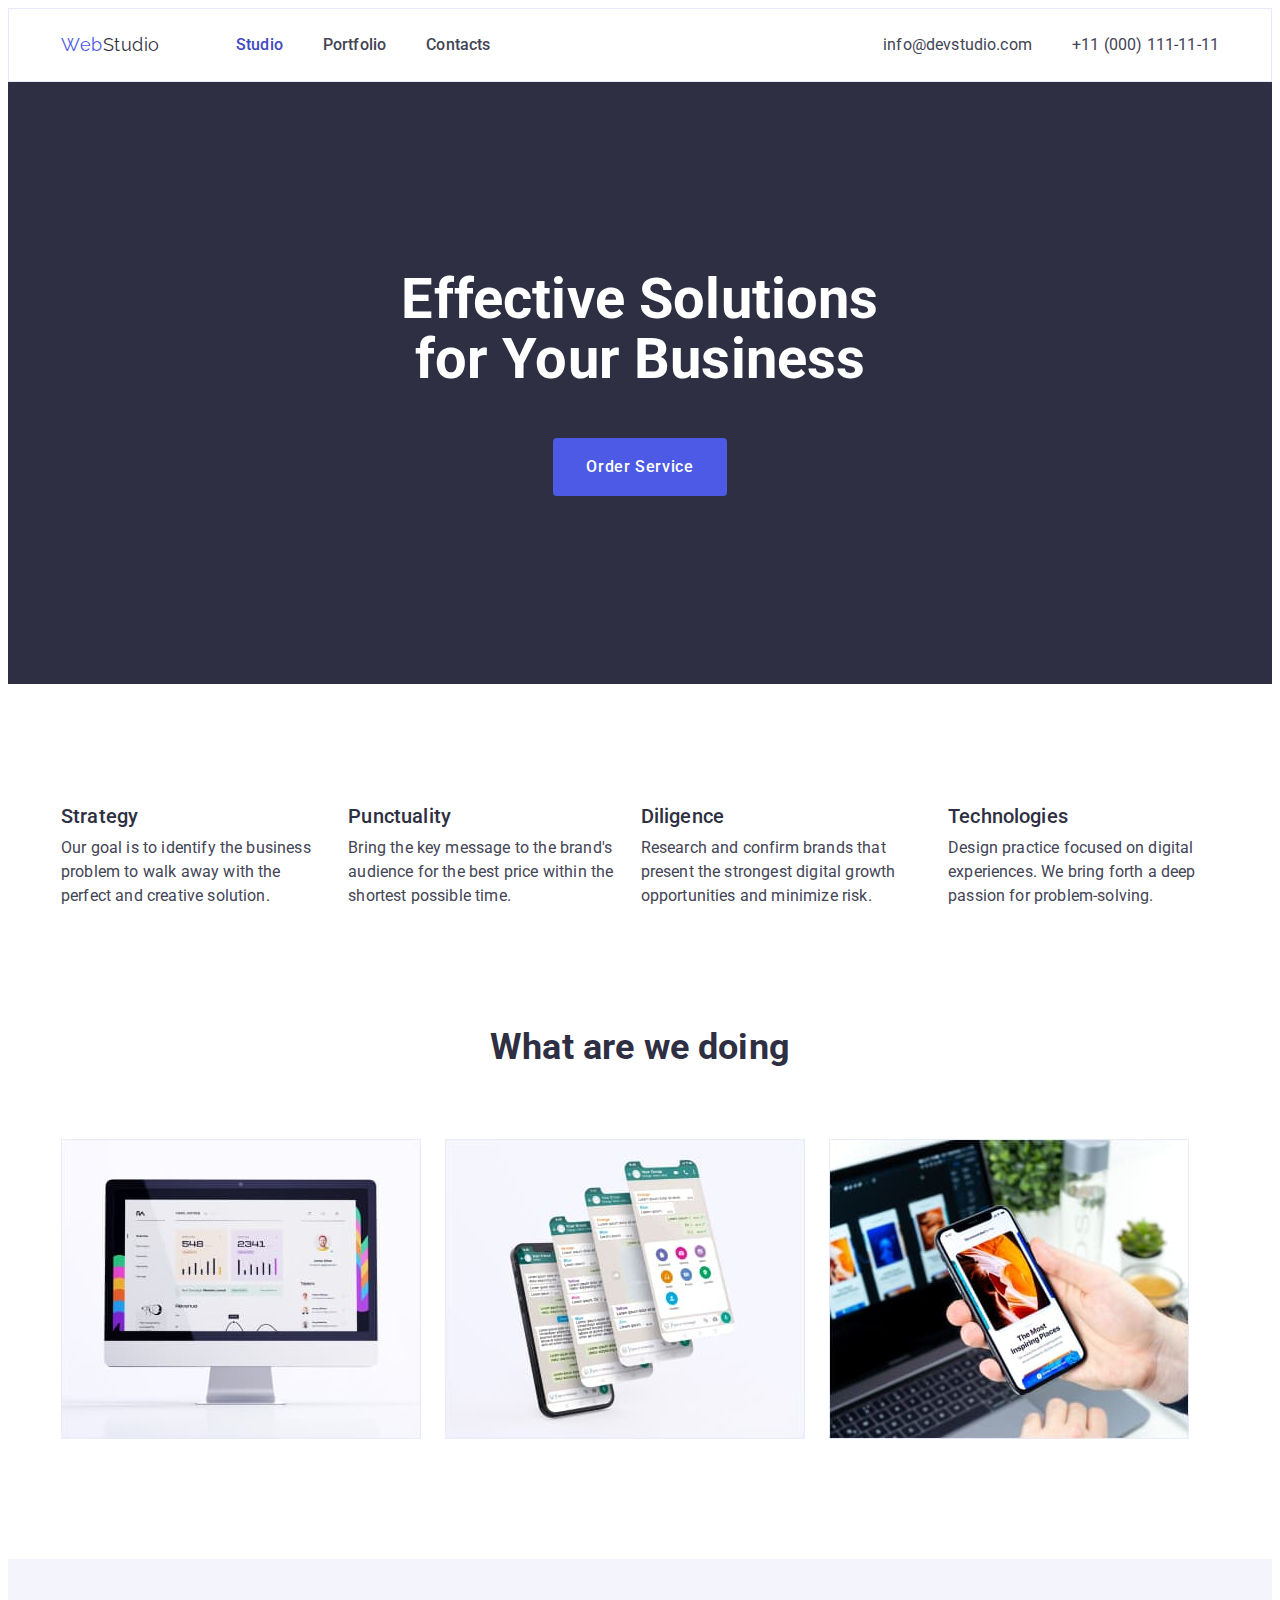
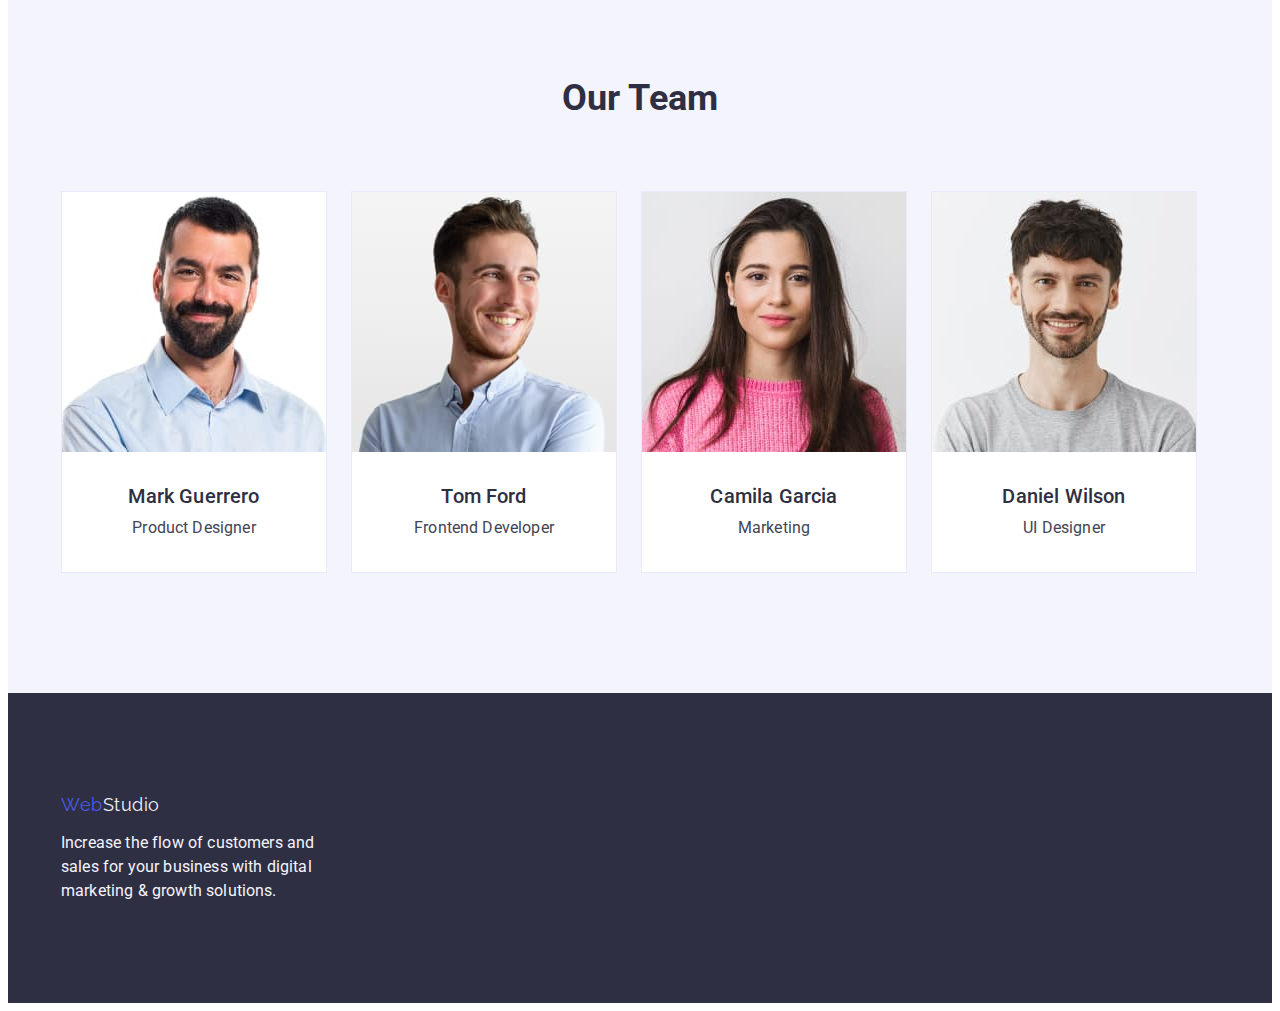
<file: index.html>
<!DOCTYPE html>
<html lang="en">
  <head>
    <meta charset="UTF-8" />
    <meta http-equiv="X-UA-Compatible" content="IE=edge" />
    <meta name="viewport" content="width=device-width, initial-scale=1.0" />
    <title>Document</title>
    <link rel="preconnect" href="https://fonts.googleapis.com" />
    <link rel="preconnect" href="https://fonts.gstatic.com" crossorigin />
    <link
      href="https://fonts.googleapis.com/css2?family=Raleway:ital,wght@0,800;1,800&family=Roboto:ital,wght@0,400;0,500;0,700;0,900;1,400;1,500;1,700;1,900&display=swap"
      rel="stylesheet"
    />
    <link
      rel="stylesheet"
      href="https://cdnjs.cloudflare.com/ajax/libs/modern-normalize/1.1.0/modern-normalize.min.css"
      integrity="sha512-wpPYUAdjBVSE4KJnH1VR1HeZfpl1ub8YT/NKx4PuQ5NmX2tKuGu6U/JRp5y+Y8XG2tV+wKQpNHVUX03MfMFn9Q=="
      crossorigin="anonymous"
      referrerpolicy="no-referrer"
    />
    <link rel="stylesheet" href="./css/style.css" />
  </head>
  <body>
    <header class="header-page">
      <div class="container content-box">
        <nav class="navigation">
          <a class="logo" href="./index.html"
            ><span class="logo-item">Web</span>Studio</a
          >
          <ul class="navigation-list">
            <li class="navigation-list-item current">
              <a class="navigation-list-link" href="">Studio</a>
            </li>
            <li class="navigation-list-item">
              <a class="navigation-list-link" href="./portfolio.html"
                >Portfolio</a
              >
            </li>
            <li class="navigation-list-item">
              <a class="navigation-list-link" href="">Contacts</a>
            </li>
          </ul>
        </nav>
        <address class="header-page-contacts">
          <ul class="header-page-list">
            <li class="header-page-item">
              <a class="header-page-link" href="mailto:info@devstudio.com"
                >info@devstudio.com</a
              >
            </li>
            <li class="header-page-item">
              <a class="header-page-link" href="tel:+110001111111"
                >+11 (000) 111-11-11</a
              >
            </li>
          </ul>
        </address>
      </div>
    </header>
    <main>
      <section class="hero">
        <div class="container">
          <h1 class="hero-title">
            Effective Solutions<br />
            for Your Business
          </h1>
          <button class="section-botton buttons" type="button">
            Order Service
          </button>
        </div>
      </section>

      <section class="benefits">
        <div class="container">
          <h2 hidden>Benefits</h2>
          <ul class="main-lists">
            <li>
              <h3 class="titles section-title benefits-title">Strategy</h3>
              <p>
                Our goal is to identify the business problem to walk away with
                the perfect and creative solution.
              </p>
            </li>
            <li>
              <h3 class="titles section-title benefits-title">Punctuality</h3>
              <p>
                Bring the key message to the brand's audience for the best price
                within the shortest possible time.
              </p>
            </li>
            <li>
              <h3 class="titles section-title benefits-title">Diligence</h3>
              <p>
                Research and confirm brands that present the strongest digital
                growth opportunities and minimize risk.
              </p>
            </li>
            <li>
              <h3 class="titles section-title benefits-title">Technologies</h3>
              <p>
                Design practice focused on digital experiences. We bring forth a
                deep passion for problem-solving.
              </p>
            </li>
          </ul>
        </div>
      </section>
      <section class="projects">
        <div class="container">
          <h2 class="titles main-title">What are we doing</h2>
          <ul class="main-lists">
            <li>
              <img src="./images/imageone.jpg" alt="computer" width="360" />
            </li>
            <li><img src="./images/imagetwo.jpg" alt="phone" width="360" /></li>
            <li>
              <img src="./images/imagethree.jpg" alt="laptop" width="360" />
            </li>
          </ul>
        </div>
      </section>
      <section class="team">
        <div class="container">
          <h2 class="titles main-title">Our Team</h2>
          <ul class="main-lists">
            <li class="team-list-item">
              <img src="./images/mark.jpg" alt="Mark Guerrero" width="264" />
              <div class="team-list-box">
                <h3 class="titles section-title">Mark Guerrero</h3>
                <p class="team-text">Product Designer</p>
              </div>
            </li>
            <li class="team-list-item">
              <img src="./images/tom.jpg" alt="Tom Ford" width="264" />
              <div class="team-list-box">
                <h3 class="titles section-title">Tom Ford</h3>
                <p class="team-text">Frontend Developer</p>
              </div>
            </li>
            <li class="team-list-item">
              <img src="./images/camila.jpg" alt="Camila Garcia" width="264" />
              <div class="team-list-box">
                <h3 class="titles section-title">Camila Garcia</h3>
                <p class="team-text">Marketing</p>
              </div>
            </li>
            <li class="team-list-item">
              <img src="./images/daniel.jpg" alt="Daniel Wilson" width="264" />
              <div class="team-list-box">
                <h3 class="titles section-title">Daniel Wilson</h3>
                <p class="team-text">UI Designer</p>
              </div>
            </li>
          </ul>
        </div>
      </section>
    </main>
    <footer class="footer">
      <div class="container">
        <a class="logo footer-logo" href="./index.html"
          ><span class="logo-item">Web</span>Studio</a
        >
        <div class="footer-box">
          <p class="footer-text">
            Increase the flow of customers and sales for your business with
            digital marketing & growth solutions.
          </p>
        </div>
      </div>
    </footer>
  </body>
</html>
</file>
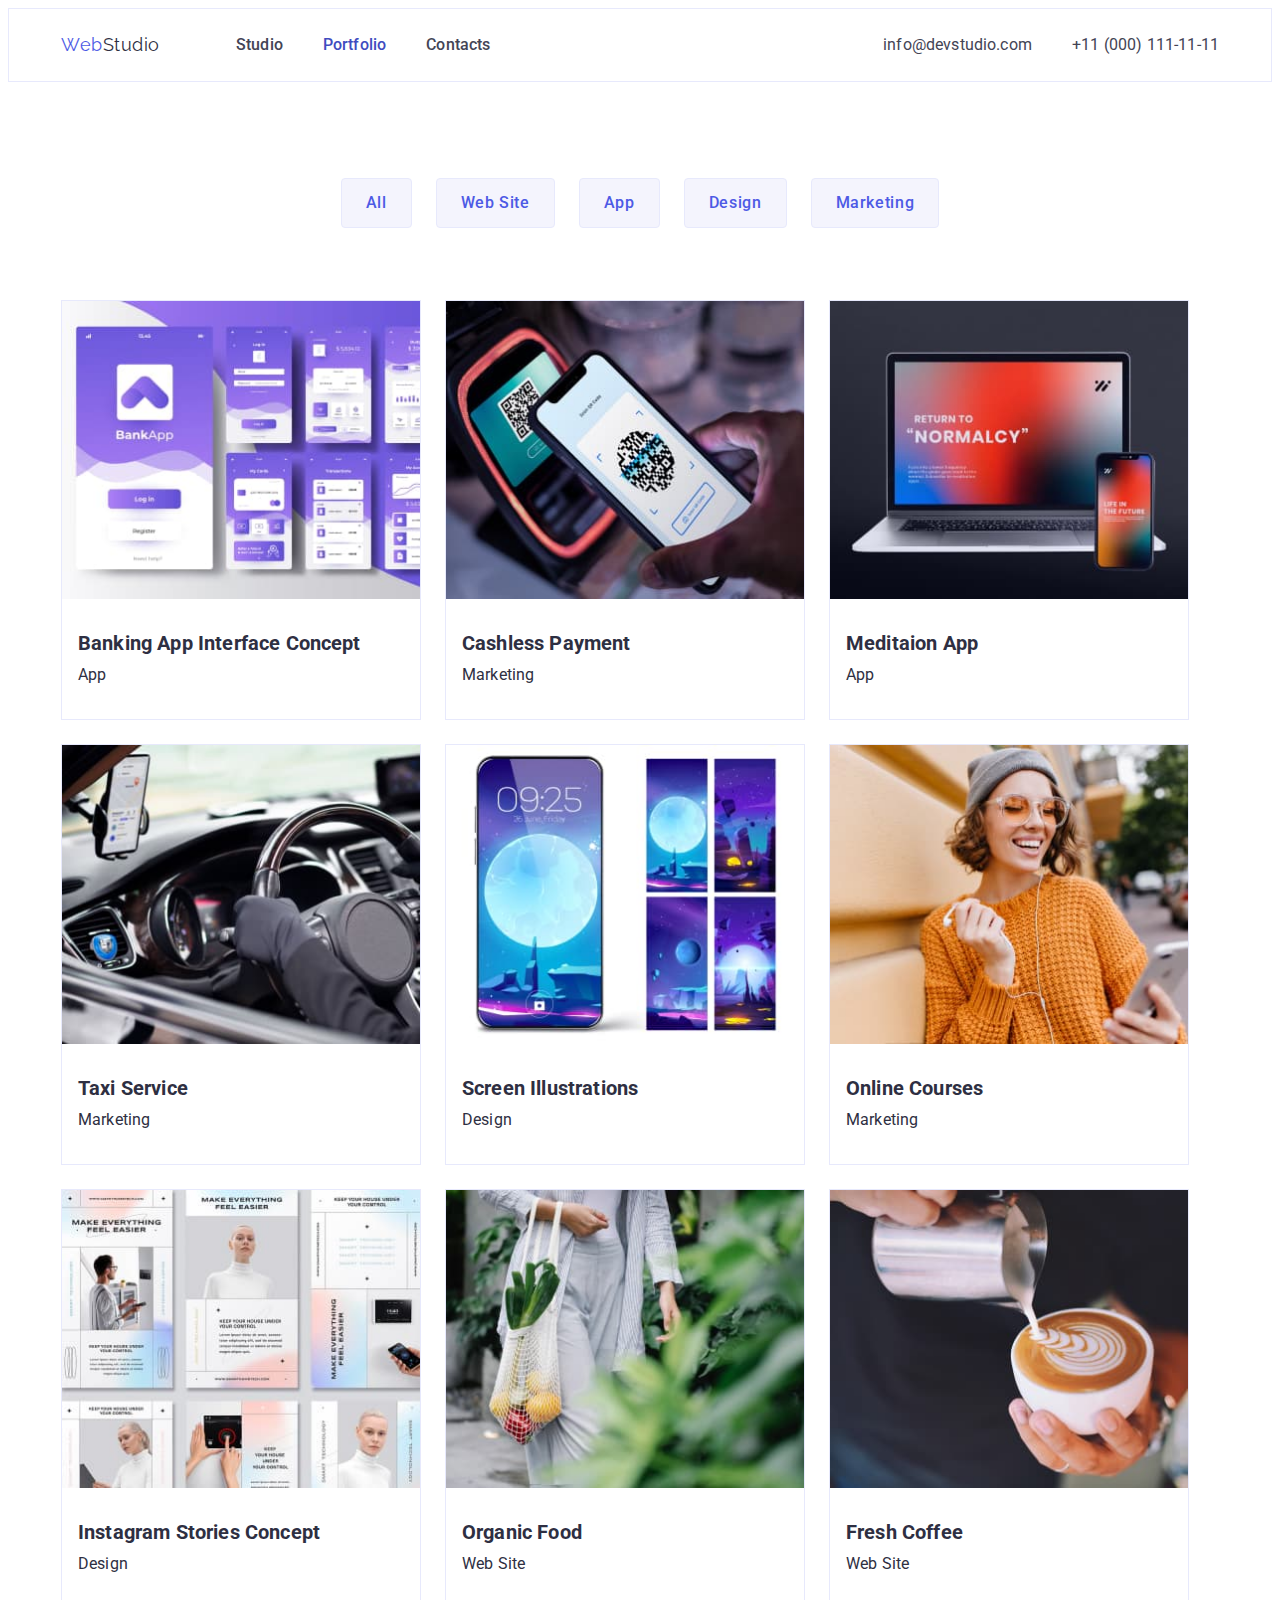
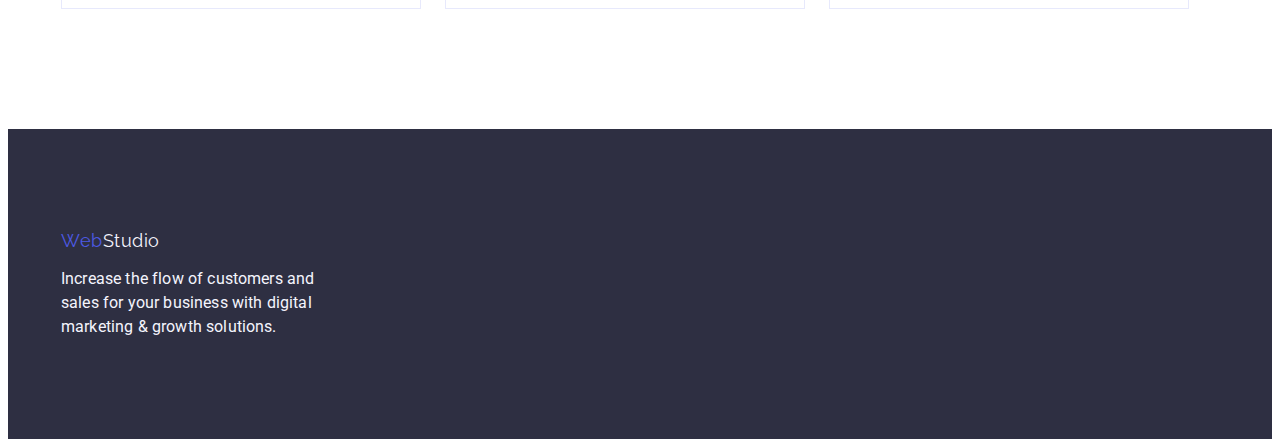
<file: portfolio.html>
<!DOCTYPE html>
<html lang="en">
  <head>
    <meta charset="UTF-8" />
    <meta http-equiv="X-UA-Compatible" content="IE=edge" />
    <meta name="viewport" content="width=device-width, initial-scale=1.0" />
    <title>Document</title>
    <link rel="preconnect" href="https://fonts.googleapis.com" />
    <link rel="preconnect" href="https://fonts.gstatic.com" crossorigin />
    <link
      href="https://fonts.googleapis.com/css2?family=Raleway:ital,wght@0,800;1,800&family=Roboto:ital,wght@0,400;0,500;0,700;0,900;1,400;1,500;1,700;1,900&display=swap"
      rel="stylesheet"
    />
    <link
      rel="stylesheet"
      href="https://cdnjs.cloudflare.com/ajax/libs/modern-normalize/1.1.0/modern-normalize.min.css"
      integrity="sha512-wpPYUAdjBVSE4KJnH1VR1HeZfpl1ub8YT/NKx4PuQ5NmX2tKuGu6U/JRp5y+Y8XG2tV+wKQpNHVUX03MfMFn9Q=="
      crossorigin="anonymous"
      referrerpolicy="no-referrer"
    />
    <link rel="stylesheet" href="./css/style.css" />
  </head>
  <body>
    <header class="header-page">
      <div class="container content-box">
        <nav class="navigation">
          <a class="logo" href="./index.html"
            ><span class="logo-item">Web</span>Studio</a
          >
          <ul class="navigation-list">
            <li class="navigation-list-item">
              <a class="navigation-list-link" href="./index.html">Studio</a>
            </li>
            <li class="navigation-list-item current">
              <a class="navigation-list-link" href="">Portfolio</a>
            </li>
            <li class="navigation-list-item">
              <a class="navigation-list-link" href="">Contacts</a>
            </li>
          </ul>
        </nav>
        <address class="header-page-contacts">
          <ul class="header-page-list">
            <li class="header-page-item">
              <a class="header-page-link" href="mailto:info@devstudio.com"
                >info@devstudio.com</a
              >
            </li>
            <li class="header-page-item">
              <a class="header-page-link" href="tel:+110001111111"
                >+11 (000) 111-11-11</a
              >
            </li>
          </ul>
        </address>
      </div>
    </header>
    <main class="main-page">
      <div class="container">
        <h1 hidden class="hero-title">Services</h1>
        <ul class="buttons-list">
          <li>
            <button class="service-buttons buttons" type="button">All</button>
          </li>
          <li>
            <button class="service-buttons buttons" type="button">
              Web Site
            </button>
          </li>
          <li>
            <button class="service-buttons buttons" type="button">App</button>
          </li>
          <li>
            <button class="service-buttons buttons" type="button">
              Design
            </button>
          </li>
          <li>
            <button class="service-buttons buttons" type="button">
              Marketing
            </button>
          </li>
        </ul>
        <ul class="service-list">
          <li class="service-list-item">
            <a href="" class="service-list-link">
              <img src="./images/bankingapp.jpg" alt="bankingapp" width="358" />
              <div class="service-box">
                <h2 class="section-title">Banking App Interface Concept</h2>
                <p>App</p>
              </div>
            </a>
          </li>
          <li class="service-list-item">
            <a href="" class="service-list-link">
              <img
                src="./images/cashpaymants.jpg"
                alt="cashless payment"
                width="358"
              />
              <div class="service-box">
                <h2 class="section-title">Cashless Payment</h2>
                <p>Marketing</p>
              </div>
            </a>
          </li>
          <li class="service-list-item">
            <a href="" class="service-list-link">
              <img src="./images/meditation.jpg" alt="meditation" width="358" />
              <div class="service-box">
                <h2 class="section-title">Meditaion App</h2>
                <p>App</p>
              </div>
            </a>
          </li>
          <li class="service-list-item">
            <a href="" class="service-list-link">
              <img src="./images/taxi.jpg" alt="taxi service" width="358" />
              <div class="service-box">
                <h2 class="section-title">Taxi Service</h2>
                <p>Marketing</p>
              </div>
            </a>
          </li>
          <li class="service-list-item">
            <a href="" class="service-list-link">
              <img
                src="./images/screenill.jpg"
                alt="screen illustrations"
                width="358"
              />
              <div class="service-box">
                <h2 class="section-title">Screen Illustrations</h2>
                <p>Design</p>
              </div>
            </a>
          </li>
          <li class="service-list-item">
            <a href="" class="service-list-link">
              <img src="./images/curses.jpg" alt="courses" width="358" />
              <div class="service-box">
                <h2 class="section-title">Online Courses</h2>
                <p>Marketing</p>
              </div>
            </a>
          </li>
          <li class="service-list-item">
            <a href="" class="service-list-link">
              <img
                src="./images/stories.jpg"
                alt="instagram stories"
                width="358"
              />
              <div class="service-box">
                <h2 class="section-title">Instagram Stories Concept</h2>
                <p>Design</p>
              </div>
            </a>
          </li>
          <li class="service-list-item">
            <a href="" class="service-list-link">
              <img
                src="./images/organicfood.jpg"
                alt="organic food"
                width="358"
              />
              <div class="service-box">
                <h2 class="section-title">Organic Food</h2>
                <p>Web Site</p>
              </div>
            </a>
          </li>
          <li class="service-list-item">
            <a href="" class="service-list-link">
              <img src="./images/freshcoffe.jpg" alt="coffee" width="358" />
              <div class="service-box">
                <h2 class="section-title">Fresh Coffee</h2>
                <p>Web Site</p>
              </div>
            </a>
          </li>
        </ul>
      </div>
    </main>
    <footer class="footer">
      <div class="container">
        <a class="logo footer-logo" href="./index.html"
          ><span class="logo-item">Web</span>Studio</a
        >
        <div class="footer-box">
          <p class="footer-text">
            Increase the flow of customers and sales for your business with
            digital marketing & growth solutions.
          </p>
        </div>
      </div>
    </footer>
  </body>
</html>
</file>
<file: css/style.css>
/*=========Reset==============*/
h1,
h2,
h3,
h4,
h5,
h6,
p {
  margin-top: 0;
  margin-bottom: 0;
}
ul,
ol {
  margin-top: 0;
  margin-bottom: 0;
  padding: 0;
}
img {
  display: block;
}
button {
  padding: 0;
}
a {
  text-decoration: none;
}
/*=============================*/

:root {
  --first-color-text: #434455;
  --second-color-text: #ffffff;
  --background-color: #ffffff;
  --first-color: #4d5ae5;
  --second-color: #2e2f42;
  --third-color: #f4f4fd;
  --fourth-color: #e7e9fc;
  --hover-color: #404bbf;
}

/*=======================Global========================*/
body {
  font-family: Roboto, sans-serif;
  font-size: 16px;
  line-height: 1.5;
  letter-spacing: 0.01em;
  color: var(--first-color-text);
}

.container {
  width: 1158px;
  margin: 0 auto;
  padding: 0 15px;
}

.content-box {
  display: flex;
}
/*====================================================*/
/*==============Logo===================================*/
.logo {
  font-family: Raleway, sans-serif;
  font-size: 18px;
  line-height: 1.3;
  letter-spacing: 0.03em;
  text-decoration: none;
  color: var(--second-color);
  margin-right: 76px;
}
.footer-logo {
  color: var(--third-color);
  margin-right: 0;
}
.logo-item {
  color: var(--first-color);
}
/*======================================================*/
/*=================HOVER FOCUS===========================*/
.navigation-list-link:hover,
.navigation-list-link:focus,
.header-page-link:hover,
.header-page-link:focus {
  color: var(--hover-color);
}
/*========================================================*/
/*==================Links==================================*/
.navigation-list-link,
.header-page-link {
  text-decoration: none;
  color: inherit;
}
.navigation-list-link {
  font-weight: 500;
}
/*========================================================*/
/*===================Lists=================================*/
.navigation-list,
.header-page-list,
.main-lists,
.buttons-list,
.service-list {
  list-style: none;
}
.header-page-contacts {
  font-style: inherit;
}
/*=====================================*/
/*==================BUTTONS========*/
.buttons {
  font-family: inherit;
  font-weight: 500;
  font-size: 16px;
  line-height: 1.5;
  letter-spacing: 0.04em;
}
.section-botton {
  background-color: var(--first-color);
  color: var(--second-color-text);
  cursor: pointer;
}
.service-buttons {
  background-color: var(--third-color);
  color: var(--first-color);
  cursor: pointer;
  border: 1px solid var(--fourth-color);
  border-radius: 4px;
  padding: 12px 24px;
}
.buttons:hover,
.buttons:focus {
  background-color: var(--hover-color);
  color: var(--second-color-text);
}
/*=================================*/
/*=============Titles============*/
.hero-title {
  color: var(--second-color-text);
  font-size: 56px;
  line-height: 1.07;
}
.titles {
  color: var(--second-color);
  font-weight: 500;
  text-align: center;
}
.main-title {
  font-size: 36px;
  line-height: 1.1;
  font-weight: 700;
  margin-bottom: 72px;
}
.section-title {
  font-size: 20px;
  line-height: 1.2;
  margin-bottom: 8px;
}
/*=====================================*/
/*============BACKGROUND==================*/
.hero,
.footer {
  background: var(--second-color);
}
/*=========================================*/
/*===============HEADER=====================*/
.header-page {
  padding: 24px 0;
  border: 1px solid var(--fourth-color);
}
.navigation {
  display: flex;
}
.navigation-list {
  display: flex;
  column-gap: 40px;
}
.header-page-contacts {
  margin-left: auto;
}
.header-page-list {
  display: flex;
  column-gap: 40px;
}
.current {
  color: var(--hover-color);
}
/*===========================================*/
/*===============HERO=========================*/
.hero {
  text-align: center;
  padding: 188px 0;
}
.section-botton {
  margin-top: 48px;
  border: 1px solid transparent;
  padding: 16px 32px;
  border-radius: 4px;
}
/*===========================================*/
/*=============BENEFITS=======================*/
.benefits {
  padding-top: 120px;
}
.main-lists {
  display: flex;
  gap: 24px;
}
.benefits-title {
  margin-bottom: 8px;
  text-align: left;
}
/*=============================================*/
/*==============PROJECTS=======================*/
.projects {
  padding: 120px 0;
}
/*=============================================*/
/*================TEAM=========================*/
.team {
  padding-top: 120px;
  padding-bottom: 120px;
  background-color: var(--third-color);
}
.team-list-item {
  background-color: var(--background-color);
  border: 1px solid var(--fourth-color);
}
.team-list-box {
  padding: 32px 0;
}
.team-text {
  text-align: center;
}

/*==============================================*/
/*==============FOOTER============================*/
.footer {
  padding: 100px 0;
}
.footer-box {
  width: 264px;
  color: var(--third-color);
  margin-top: 13px;
}
/*================================================*/

/*==============PORTFOLIO===========================*/
.main-page {
  padding-top: 96px;
  padding-bottom: 120px;
}
.buttons-list {
  display: flex;
  gap: 24px;
  justify-content: center;
  padding-bottom: 72px;
}
.service-list {
  display: flex;
  flex-wrap: wrap;
  gap: 24px;
}
.service-list-item {
  border: 1px solid var(--fourth-color);
  color: inherit;
}
.service-list-link {
  color: var(--second-color);
}
.service-box {
  padding: 32px 0 32px 16px;
}
/*==================================================*/
</file>
